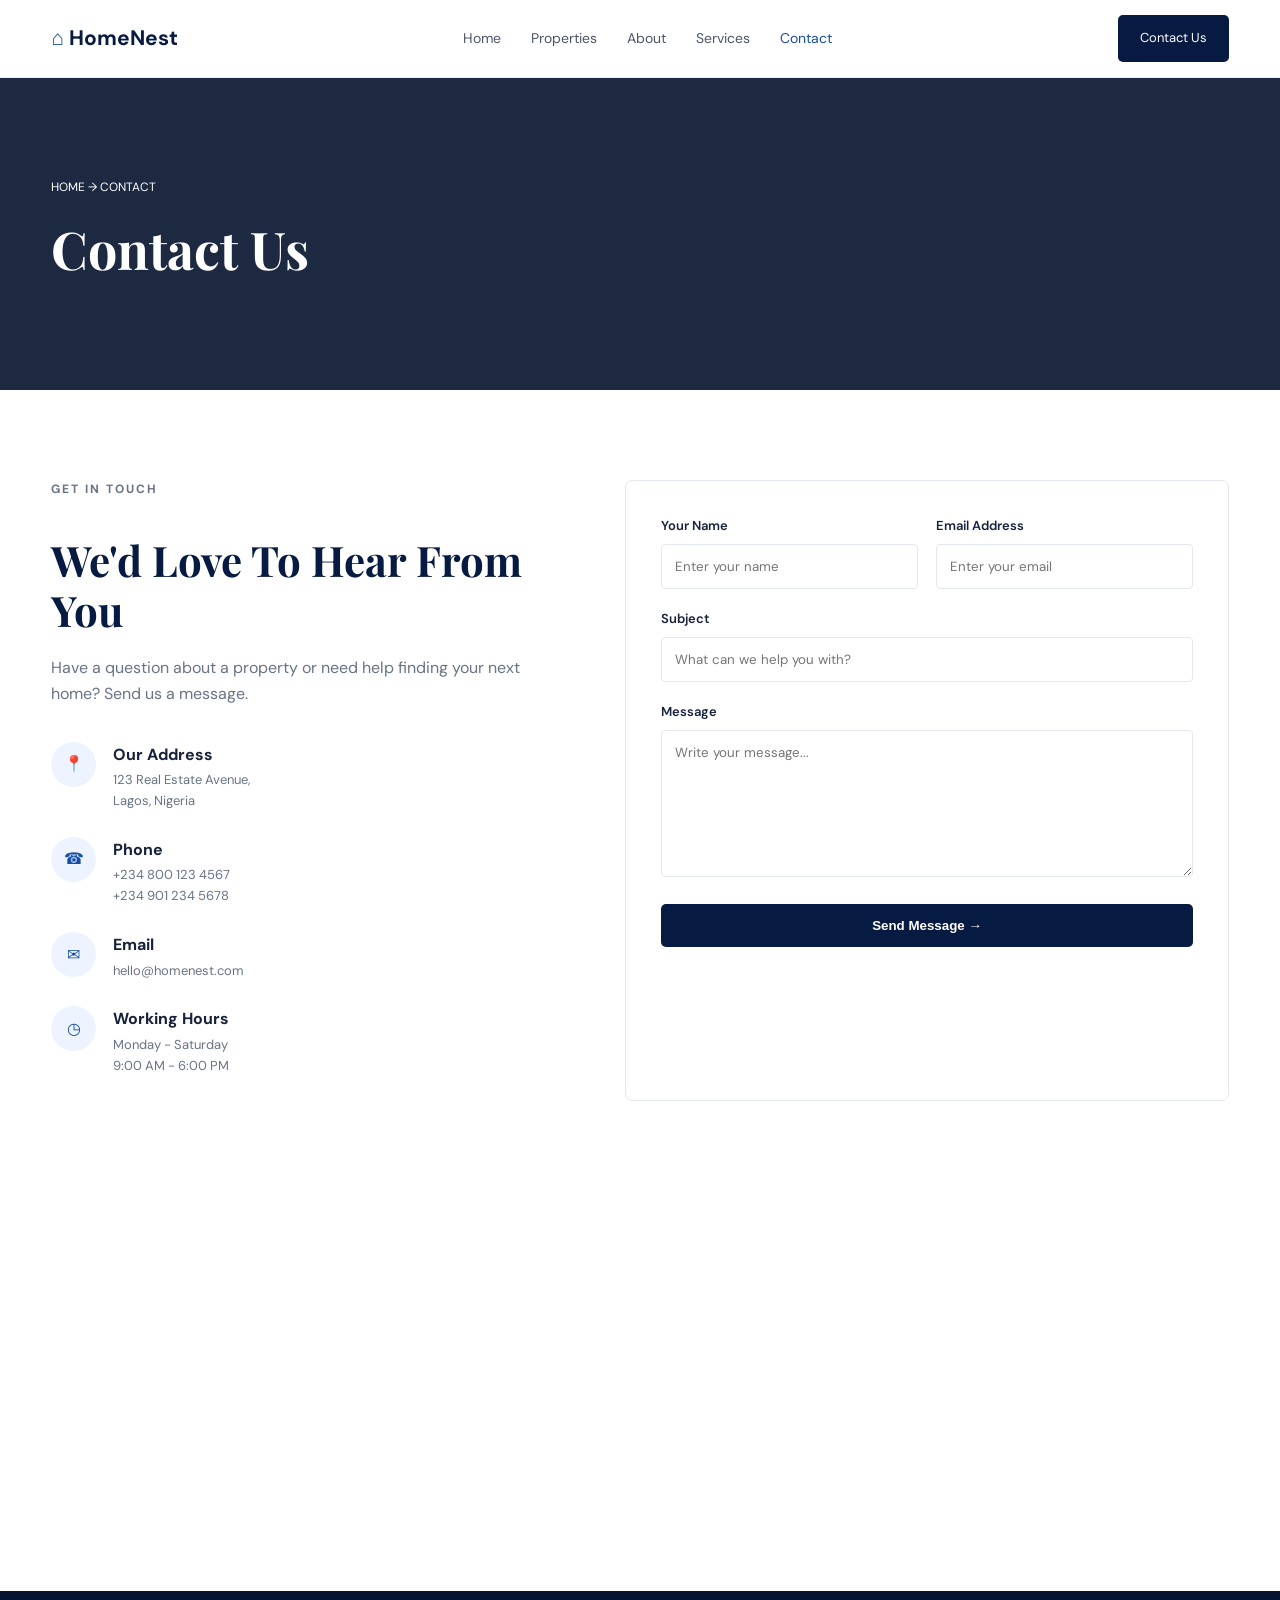
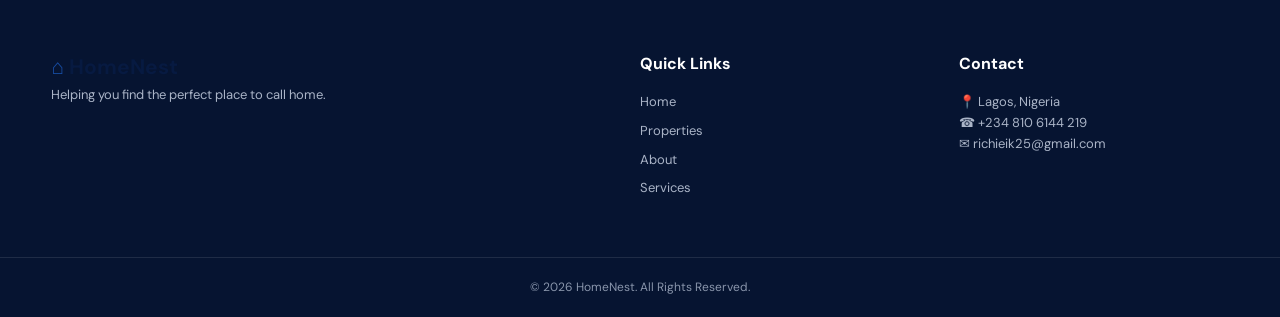
<file: contact.html>
<!DOCTYPE html>
<html lang="en">

<head>

    <meta charset="UTF-8">
    <meta name="viewport" content="width=device-width, initial-scale=1.0">

    <title>Contact Us | HomeNest</title>

    <link rel="stylesheet" href="contact.css">

    <link rel="preconnect" href="https://fonts.googleapis.com">
    <link rel="preconnect" href="https://fonts.gstatic.com" crossorigin>
    <link href="https://fonts.googleapis.com/css2?family=DM+Sans:wght@400;500;600;700&family=Playfair+Display:wght@600;700&display=swap" rel="stylesheet">

</head>

<body>


<header class="header">

    <div class="container nav">

        <a href="index.html" class="logo">
            <span>⌂</span> HomeNest
        </a>

        <nav class="navbar" id="navbar">
            <a href="index.html">Home</a>
            <a href="properties.html">Properties</a>
            <a href="about.html">About</a>
            <a href="services.html">Services</a>
            <a href="contact.html" class="active">Contact</a>
        </nav>

        <a href="contact.html" class="nav-btn">Contact Us</a>

        <button class="menu-btn" id="menuBtn">☰</button>

    </div>

</header>


<section class="page-hero">

    <div class="container">

        <p>HOME → CONTACT</p>

        <h1>Contact Us</h1>

    </div>

</section>


<section class="section">

    <div class="container contact-grid">


        <!-- CONTACT INFO -->

        <div class="contact-info">

            <p class="section-label">GET IN TOUCH</p>

            <h2>We'd Love To Hear From You</h2>

            <p>
                Have a question about a property or need help finding
                your next home? Send us a message.
            </p>


            <div class="contact-item">

                <div class="contact-icon">📍</div>

                <div>
                    <h4>Our Address</h4>
                    <p>123 Real Estate Avenue,<br>Lagos, Nigeria</p>
                </div>

            </div>


            <div class="contact-item">

                <div class="contact-icon">☎</div>

                <div>
                    <h4>Phone</h4>
                    <p>+234 800 123 4567</p>
                    <p>+234 901 234 5678</p>
                </div>

            </div>


            <div class="contact-item">

                <div class="contact-icon">✉</div>

                <div>
                    <h4>Email</h4>
                    <p>hello@homenest.com</p>
                </div>

            </div>


            <div class="contact-item">

                <div class="contact-icon">◷</div>

                <div>
                    <h4>Working Hours</h4>
                    <p>Monday - Saturday</p>
                    <p>9:00 AM - 6:00 PM</p>
                </div>

            </div>

        </div>


        <!-- FORM -->

        <div class="contact-form">

            <form>

                <div class="form-row">

                    <div class="form-group">
                        <label>Your Name</label>
                        <input type="text" placeholder="Enter your name">
                    </div>

                    <div class="form-group">
                        <label>Email Address</label>
                        <input type="email" placeholder="Enter your email">
                    </div>

                </div>


                <div class="form-group">

                    <label>Subject</label>

                    <input
                        type="text"
                        placeholder="What can we help you with?"
                    >

                </div>


                <div class="form-group">

                    <label>Message</label>

                    <textarea
                        rows="7"
                        placeholder="Write your message..."
                    ></textarea>

                </div>


                <button type="submit" class="primary-btn">
                    Send Message →
                </button>

            </form>

        </div>

    </div>

</section>


<!-- MAP -->

<section class="map-section">

    <iframe
        src="https://www.google.com/maps?q=Lagos,Nigeria&output=embed"
        loading="lazy">
    </iframe>

</section>


<footer class="footer">

    <div class="container footer-grid">

        <div>
            <a href="index.html" class="logo footer-logo">
                <span>⌂</span> HomeNest
            </a>
            <p>Helping you find the perfect place to call home.</p>
        </div>

        <div>
            <h4>Quick Links</h4>
            <a href="index.html">Home</a>
            <a href="properties.html">Properties</a>
            <a href="about.html">About</a>
            <a href="services.html">Services</a>
        </div>

        <div>
            <h4>Contact</h4>
            <p>📍 Lagos, Nigeria</p>
            <p>☎ +234 810 6144 219</p>
            <p>✉ richieik25@gmail.com</p>
        </div>

    </div>

    <div class="copyright">
        © 2026 HomeNest. All Rights Reserved.
    </div>

</footer>
 <script src="script.js"></script>
</body>
</html>
</file>
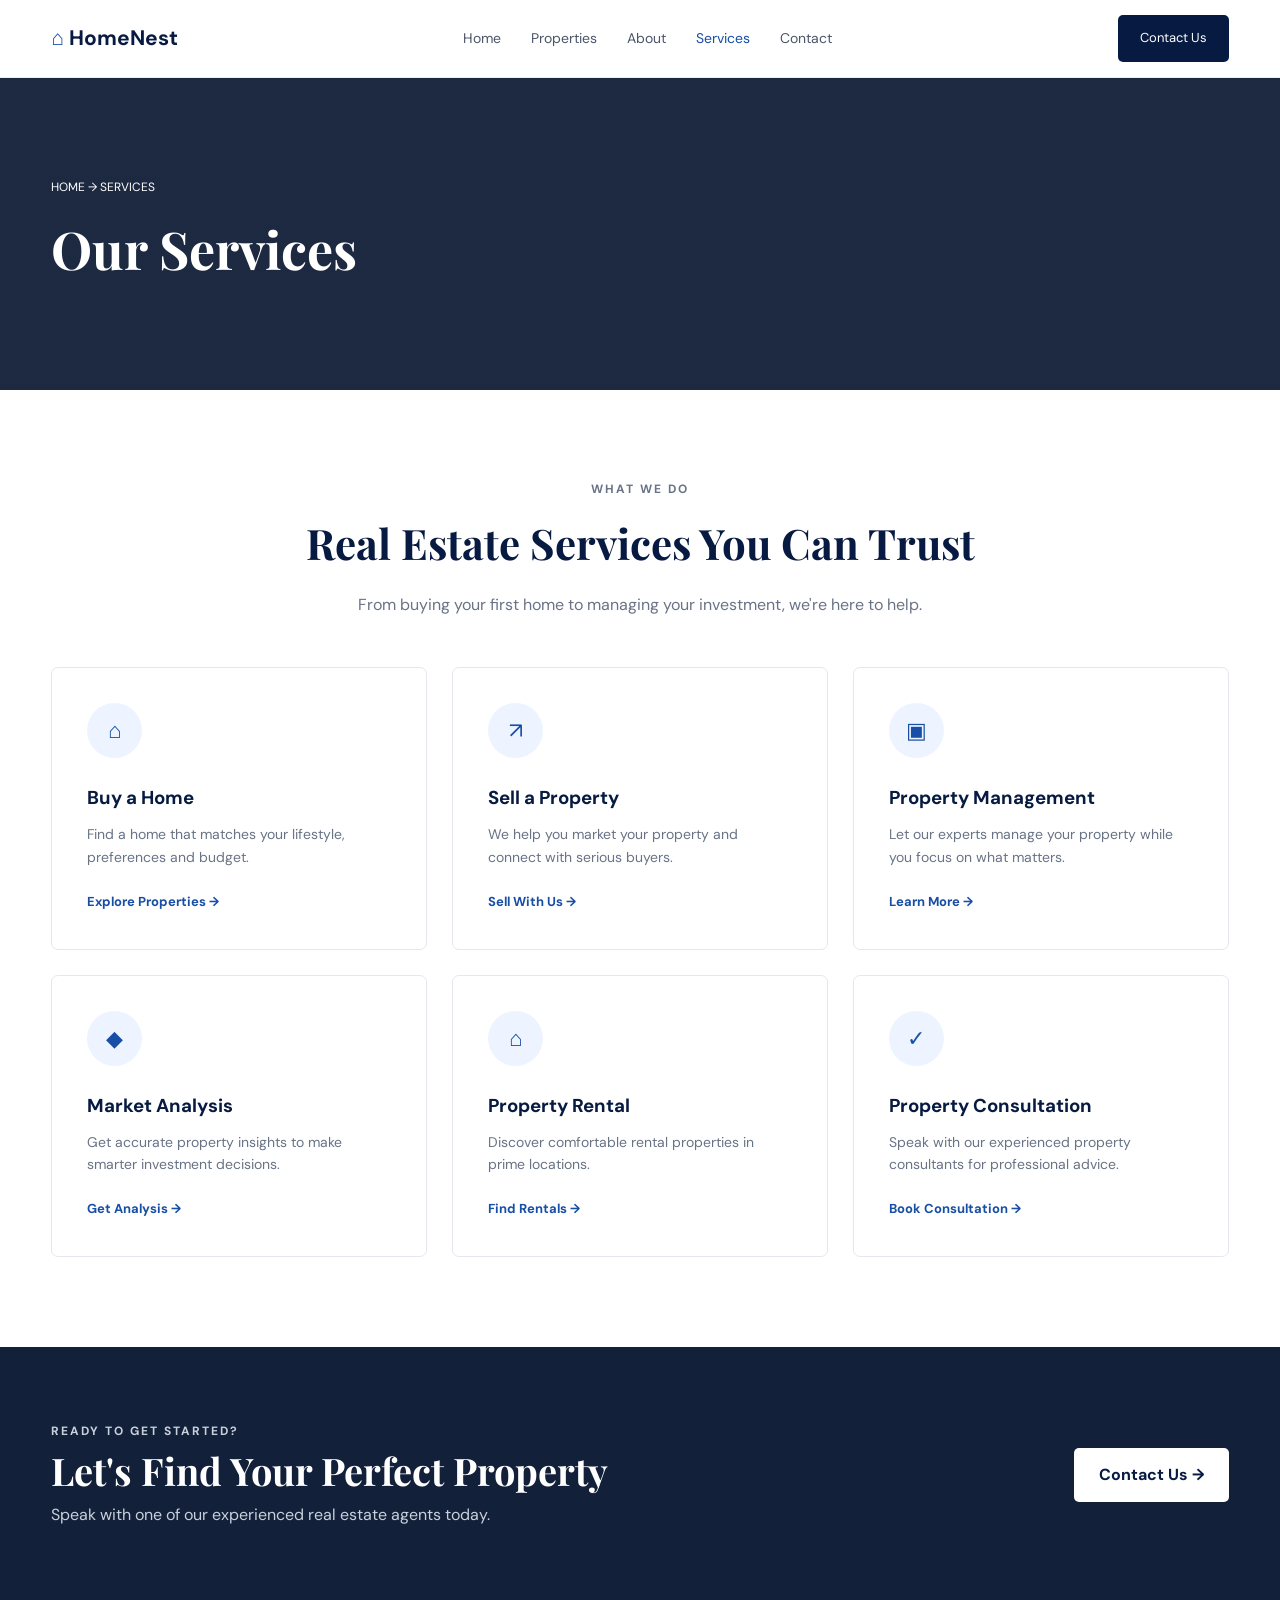
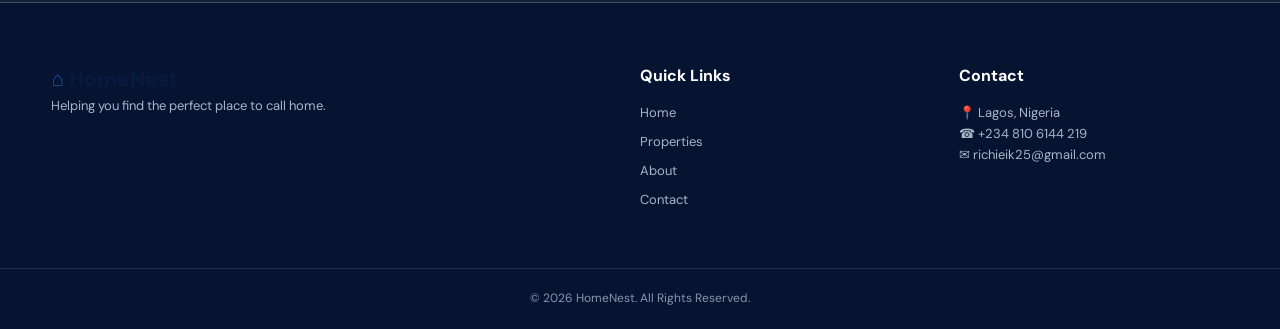
<file: services.html>
<!DOCTYPE html>
<html lang="en">

<head>

    <meta charset="UTF-8">
    <meta name="viewport" content="width=device-width, initial-scale=1.0">

    <title>Services | HomeNest</title>

    <link rel="stylesheet" href="services.css">

    <link rel="preconnect" href="https://fonts.googleapis.com">
    <link rel="preconnect" href="https://fonts.gstatic.com" crossorigin>
    <link href="https://fonts.googleapis.com/css2?family=DM+Sans:wght@400;500;600;700&family=Playfair+Display:wght@600;700&display=swap" rel="stylesheet">

</head>

<body>


<header class="header">

    <div class="container nav">

        <a href="index.html" class="logo">
            <span>⌂</span> HomeNest
        </a>

        <nav class="navbar" id="navbar">
            <a href="index.html">Home</a>
            <a href="properties.html">Properties</a>
            <a href="about.html">About</a>
            <a href="services.html" class="active">Services</a>
            <a href="contact.html">Contact</a>
        </nav>

        <a href="contact.html" class="nav-btn">Contact Us</a>

        <button class="menu-btn" id="menuBtn">☰</button>

    </div>

</header>


<section class="page-hero">

    <div class="container">

        <p>HOME → SERVICES</p>

        <h1>Our Services</h1>

    </div>

</section>


<section class="section">

    <div class="container">

        <div class="center-heading">

            <p class="section-label">WHAT WE DO</p>

            <h2>Real Estate Services You Can Trust</h2>

            <p>
                From buying your first home to managing your investment,
                we're here to help.
            </p>

        </div>


        <div class="service-grid">


            <div class="service-card">

                <div class="service-icon">⌂</div>

                <h3>Buy a Home</h3>

                <p>
                    Find a home that matches your lifestyle, preferences
                    and budget.
                </p>

                <a href="properties.html">Explore Properties →</a>

            </div>


            <div class="service-card">

                <div class="service-icon">↗</div>

                <h3>Sell a Property</h3>

                <p>
                    We help you market your property and connect with
                    serious buyers.
                </p>

                <a href="contact.html">Sell With Us →</a>

            </div>


            <div class="service-card">

                <div class="service-icon">▣</div>

                <h3>Property Management</h3>

                <p>
                    Let our experts manage your property while you focus
                    on what matters.
                </p>

                <a href="contact.html">Learn More →</a>

            </div>


            <div class="service-card">

                <div class="service-icon">◆</div>

                <h3>Market Analysis</h3>

                <p>
                    Get accurate property insights to make smarter
                    investment decisions.
                </p>

                <a href="contact.html">Get Analysis →</a>

            </div>


            <div class="service-card">

                <div class="service-icon">⌂</div>

                <h3>Property Rental</h3>

                <p>
                    Discover comfortable rental properties in prime
                    locations.
                </p>

                <a href="properties.html">Find Rentals →</a>

            </div>


            <div class="service-card">

                <div class="service-icon">✓</div>

                <h3>Property Consultation</h3>

                <p>
                    Speak with our experienced property consultants for
                    professional advice.
                </p>

                <a href="contact.html">Book Consultation →</a>

            </div>

        </div>

    </div>

</section>


<section class="cta">

    <div class="container cta-content">

        <div>

            <p class="section-label">READY TO GET STARTED?</p>

            <h2>Let's Find Your Perfect Property</h2>

            <p>
                Speak with one of our experienced real estate agents today.
            </p>

        </div>

        <a href="contact.html" class="white-btn">
            Contact Us →
        </a>

    </div>

</section>


<footer class="footer">

    <div class="container footer-grid">

        <div>
            <a href="index.html" class="logo footer-logo">
                <span>⌂</span> HomeNest
            </a>
            <p>Helping you find the perfect place to call home.</p>
        </div>

        <div>
            <h4>Quick Links</h4>
            <a href="index.html">Home</a>
            <a href="properties.html">Properties</a>
            <a href="about.html">About</a>
            <a href="contact.html">Contact</a>
        </div>

        <div>
            <h4>Contact</h4>
            <p>📍 Lagos, Nigeria</p>
            <p>☎ +234 810 6144 219</p>
            <p>✉ richieik25@gmail.com</p>
        </div>

    </div>

    <div class="copyright">
        © 2026 HomeNest. All Rights Reserved.
    </div>

</footer>
 <script src="script.js"></script>
</body>
</html>
</file>
<file: contact.css>
/* =========================================
   HOMENEST - CONTACT PAGE
========================================= */

* {
    margin: 0;
    padding: 0;
    box-sizing: border-box;
}

body {
    font-family: "DM Sans", sans-serif;
    color: #17213b;
    line-height: 1.6;
}

a {
    text-decoration: none;
    color: inherit;
}

:root {
    --navy: #071a41;
    --blue: #174ea6;
    --gray: #687386;
    --border: #e4e8ee;
}

.container {
    width: min(1180px, 92%);
    margin: auto;
}


/* HEADER */

.header {
    height: 78px;
    border-bottom: 1px solid #eee;
    display: flex;
    align-items: center;
}

.nav {
    display: flex;
    align-items: center;
    justify-content: space-between;
}

.logo {
    font-size: 21px;
    font-weight: 700;
    color: var(--navy);
}

.logo span {
    color: var(--blue);
}

.navbar {
    display: flex;
    gap: 30px;
}

.navbar a {
    font-size: 14px;
    color: #4c5669;
}

.navbar a:hover,
.navbar a.active {
    color: var(--blue);
}

.nav-btn {
    background: var(--navy);
    color: white;
    padding: 13px 22px;
    border-radius: 5px;
    font-size: 13px;
}

.menu-btn {
    display: none;
    background: none;
    border: 0;
    font-size: 25px;
}


/* PAGE HERO */

.page-hero {
    background:
        linear-gradient(rgba(4,18,45,.9),rgba(4,18,45,.9)),
        url("https://images.unsplash.com/photo-1600607688969-a5bfcd646154?auto=format&fit=crop&w=1600&q=80");
    background-size: cover;
    background-position: center;
    padding: 100px 0;
    color: white;
}

.page-hero p {
    font-size: 12px;
    margin-bottom: 10px;
}

.page-hero h1 {
    font-family: "Playfair Display", serif;
    font-size: 52px;
}


/* CONTACT */

.section {
    padding: 90px 0;
}

.contact-grid {
    display: grid;
    grid-template-columns: .9fr 1.1fr;
    gap: 80px;
}

.section-label {
    color: var(--blue);
    font-size: 12px;
    font-weight: 700;
    letter-spacing: 2px;
}

.contact-info h2 {
    font-family: "Playfair Display", serif;
    color: var(--navy);
    font-size: 42px;
    line-height: 1.2;
    margin: 12px 0 20px;
}

.contact-info > p {
    color: var(--gray);
    margin-bottom: 35px;
}


/* CONTACT ITEMS */

.contact-item {
    display: flex;
    gap: 17px;
    margin-bottom: 25px;
}

.contact-icon {
    width: 45px;
    height: 45px;
    min-width: 45px;
    border-radius: 50%;
    background: #edf4ff;
    color: var(--blue);
    display: grid;
    place-items: center;
}

.contact-item h4 {
    margin-bottom: 3px;
}

.contact-item p {
    color: var(--gray);
    font-size: 13px;
}


/* FORM */

.contact-form {
    border: 1px solid var(--border);
    border-radius: 7px;
    padding: 35px;
}

.form-row {
    display: grid;
    grid-template-columns: 1fr 1fr;
    gap: 18px;
}

.form-group {
    margin-bottom: 20px;
}

.form-group label {
    display: block;
    font-size: 13px;
    font-weight: 600;
    margin-bottom: 7px;
}

.form-group input,
.form-group textarea {
    width: 100%;
    border: 1px solid var(--border);
    padding: 13px;
    border-radius: 4px;
    outline: none;
    font-family: inherit;
}

.form-group textarea {
    resize: vertical;
}

.form-group input:focus,
.form-group textarea:focus {
    border-color: var(--blue);
}

.primary-btn {
    width: 100%;
    border: none;
    background: var(--navy);
    color: white;
    padding: 14px;
    border-radius: 5px;
    font-weight: 600;
    cursor: pointer;
}

.primary-btn:hover {
    background: var(--blue);
}


/* MAP */

.map-section {
    width: 100%;
    height: 400px;
}

.map-section iframe {
    width: 100%;
    height: 100%;
    border: 0;
}


/* FOOTER */

.footer {
    background: #061431;
    color: white;
    padding-top: 60px;
}

.footer-grid {
    display: grid;
    grid-template-columns: 2fr 1fr 1fr;
    gap: 50px;
    padding-bottom: 50px;
}

.footer-grid h4 {
    margin-bottom: 15px;
}

.footer-grid a:not(.logo) {
    display: block;
    color: #aab4c7;
    font-size: 13px;
    margin-bottom: 8px;
}

.footer-grid p {
    color: #aab4c7;
    font-size: 13px;
}

.copyright {
    border-top: 1px solid rgba(255,255,255,.1);
    text-align: center;
    padding: 20px;
    color: #8995ab;
    font-size: 12px;
}


/* TABLET */

@media (max-width: 900px) {

    .navbar,
    .nav-btn {
        display: none;
    }

    .menu-btn {
        display: block;
    }

    .contact-grid {
        grid-template-columns: 1fr;
        gap: 50px;
    }

    .footer-grid {
        grid-template-columns: 1fr 1fr;
    }
}


/* MOBILE */

@media (max-width: 600px) {

    .section {
        padding: 60px 0;
    }

    .page-hero {
        padding: 75px 0;
    }

    .page-hero h1 {
        font-size: 40px;
    }

    .contact-info h2 {
        font-size: 34px;
    }

    .contact-form {
        padding: 22px;
    }

    .form-row {
        grid-template-columns: 1fr;
    }

    .map-section {
        height: 300px;
    }

    .footer-grid {
        grid-template-columns: 1fr;
    }
}
/* =========================
   MOBILE NAVIGATION
========================= */

@media (max-width: 900px) {

    .nav {
        position: relative;
    }

    .navbar {
        position: absolute;
        top: 65px;
        left: 0;
        width: 100%;
        background: white;

        display: none;
        flex-direction: column;
        gap: 0;

        padding: 10px 0;

        box-shadow: 0 10px 25px rgba(0,0,0,.1);
        border-radius: 5px;
    }

    .navbar.active {
        display: flex;
    }

    .navbar a {
        padding: 14px 20px;
        border-bottom: 1px solid #eee;
    }

    .menu-btn {
        cursor: pointer;
    }
}
</file>
<file: services.css>
/* =========================================
   HOMENEST - SERVICES PAGE
========================================= */

* {
    margin: 0;
    padding: 0;
    box-sizing: border-box;
}

body {
    font-family: "DM Sans", sans-serif;
    color: #17213b;
    line-height: 1.6;
}

a {
    text-decoration: none;
    color: inherit;
}

:root {
    --navy: #071a41;
    --blue: #174ea6;
    --gray: #687386;
    --border: #e4e8ee;
}

.container {
    width: min(1180px, 92%);
    margin: auto;
}


/* HEADER */

.header {
    height: 78px;
    border-bottom: 1px solid #eee;
    display: flex;
    align-items: center;
}

.nav {
    display: flex;
    justify-content: space-between;
    align-items: center;
}

.logo {
    font-size: 21px;
    font-weight: 700;
    color: var(--navy);
}

.logo span {
    color: var(--blue);
}

.navbar {
    display: flex;
    gap: 30px;
}

.navbar a {
    font-size: 14px;
    color: #4c5669;
}

.navbar a:hover,
.navbar a.active {
    color: var(--blue);
}

.nav-btn {
    background: var(--navy);
    color: white;
    padding: 13px 22px;
    border-radius: 5px;
    font-size: 13px;
}

.menu-btn {
    display: none;
    border: 0;
    background: none;
    font-size: 25px;
}


/* PAGE HERO */

.page-hero {
    background:
        linear-gradient(rgba(4,18,45,.9),rgba(4,18,45,.9)),
        url("https://images.unsplash.com/photo-1600607688969-a5bfcd646154?auto=format&fit=crop&w=1600&q=80");
    background-size: cover;
    background-position: center;
    padding: 100px 0;
    color: white;
}

.page-hero p {
    font-size: 12px;
    margin-bottom: 10px;
}

.page-hero h1 {
    font-family: "Playfair Display", serif;
    font-size: 52px;
}


/* SERVICES */

.section {
    padding: 90px 0;
}

.center-heading {
    text-align: center;
    max-width: 700px;
    margin: auto auto 50px;
}

.section-label {
    color: var(--blue);
    font-size: 12px;
    font-weight: 700;
    letter-spacing: 2px;
}

.center-heading h2 {
    font-family: "Playfair Display", serif;
    font-size: 42px;
    color: var(--navy);
    margin: 10px 0 15px;
}

.center-heading p {
    color: var(--gray);
}


/* SERVICE CARDS */

.service-grid {
    display: grid;
    grid-template-columns: repeat(3, 1fr);
    gap: 25px;
}

.service-card {
    border: 1px solid var(--border);
    padding: 35px;
    border-radius: 7px;
    transition: .3s;
}

.service-card:hover {
    transform: translateY(-7px);
    box-shadow: 0 15px 35px rgba(0,0,0,.08);
}

.service-icon {
    width: 55px;
    height: 55px;
    background: #edf4ff;
    color: var(--blue);
    display: grid;
    place-items: center;
    border-radius: 50%;
    font-size: 22px;
    margin-bottom: 25px;
}

.service-card h3 {
    color: var(--navy);
    margin-bottom: 10px;
}

.service-card p {
    color: var(--gray);
    font-size: 14px;
    margin-bottom: 20px;
}

.service-card a {
    color: var(--blue);
    font-weight: 700;
    font-size: 13px;
}


/* CTA */

.cta {
    background:
        linear-gradient(rgba(4,18,45,.94),rgba(4,18,45,.94)),
        url("https://images.unsplash.com/photo-1600607687920-4e2a09cf159d?auto=format&fit=crop&w=1600&q=80");
    background-size: cover;
    background-position: center;
    padding: 75px 0;
    color: white;
}

.cta-content {
    display: flex;
    justify-content: space-between;
    align-items: center;
    gap: 30px;
}

.cta h2 {
    font-family: "Playfair Display", serif;
    font-size: 38px;
}

.cta p {
    color: #c9d0dc;
}

.white-btn {
    background: white;
    color: var(--navy);
    padding: 14px 25px;
    border-radius: 5px;
    font-weight: 700;
}


/* FOOTER */

.footer {
    background: #061431;
    color: white;
    padding-top: 60px;
}

.footer-grid {
    display: grid;
    grid-template-columns: 2fr 1fr 1fr;
    gap: 50px;
    padding-bottom: 50px;
}

.footer-grid h4 {
    margin-bottom: 15px;
}

.footer-grid a:not(.logo) {
    display: block;
    color: #aab4c7;
    font-size: 13px;
    margin-bottom: 8px;
}

.footer-grid p {
    color: #aab4c7;
    font-size: 13px;
}

.copyright {
    border-top: 1px solid rgba(255,255,255,.1);
    text-align: center;
    padding: 20px;
    color: #8995ab;
    font-size: 12px;
}


/* TABLET */

@media (max-width: 900px) {

    .navbar,
    .nav-btn {
        display: none;
    }

    .menu-btn {
        display: block;
    }

    .service-grid {
        grid-template-columns: repeat(2, 1fr);
    }

    .footer-grid {
        grid-template-columns: 1fr 1fr;
    }
}


/* MOBILE */

@media (max-width: 600px) {

    .section {
        padding: 60px 0;
    }

    .page-hero {
        padding: 75px 0;
    }

    .page-hero h1 {
        font-size: 40px;
    }

    .center-heading h2 {
        font-size: 34px;
    }

    .service-grid {
        grid-template-columns: 1fr;
    }

    .service-card {
        padding: 28px;
    }

    .cta-content {
        flex-direction: column;
        align-items: flex-start;
    }

    .cta h2 {
        font-size: 32px;
    }

    .footer-grid {
        grid-template-columns: 1fr;
    }
}
/* =========================
   MOBILE NAVIGATION
========================= */

@media (max-width: 900px) {

    .nav {
        position: relative;
    }

    .navbar {
        position: absolute;
        top: 65px;
        left: 0;
        width: 100%;
        background: white;

        display: none;
        flex-direction: column;
        gap: 0;

        padding: 10px 0;

        box-shadow: 0 10px 25px rgba(0,0,0,.1);
        border-radius: 5px;
    }

    .navbar.active {
        display: flex;
    }

    .navbar a {
        padding: 14px 20px;
        border-bottom: 1px solid #eee;
    }

    .menu-btn {
        cursor: pointer;
    }
}
</file>
